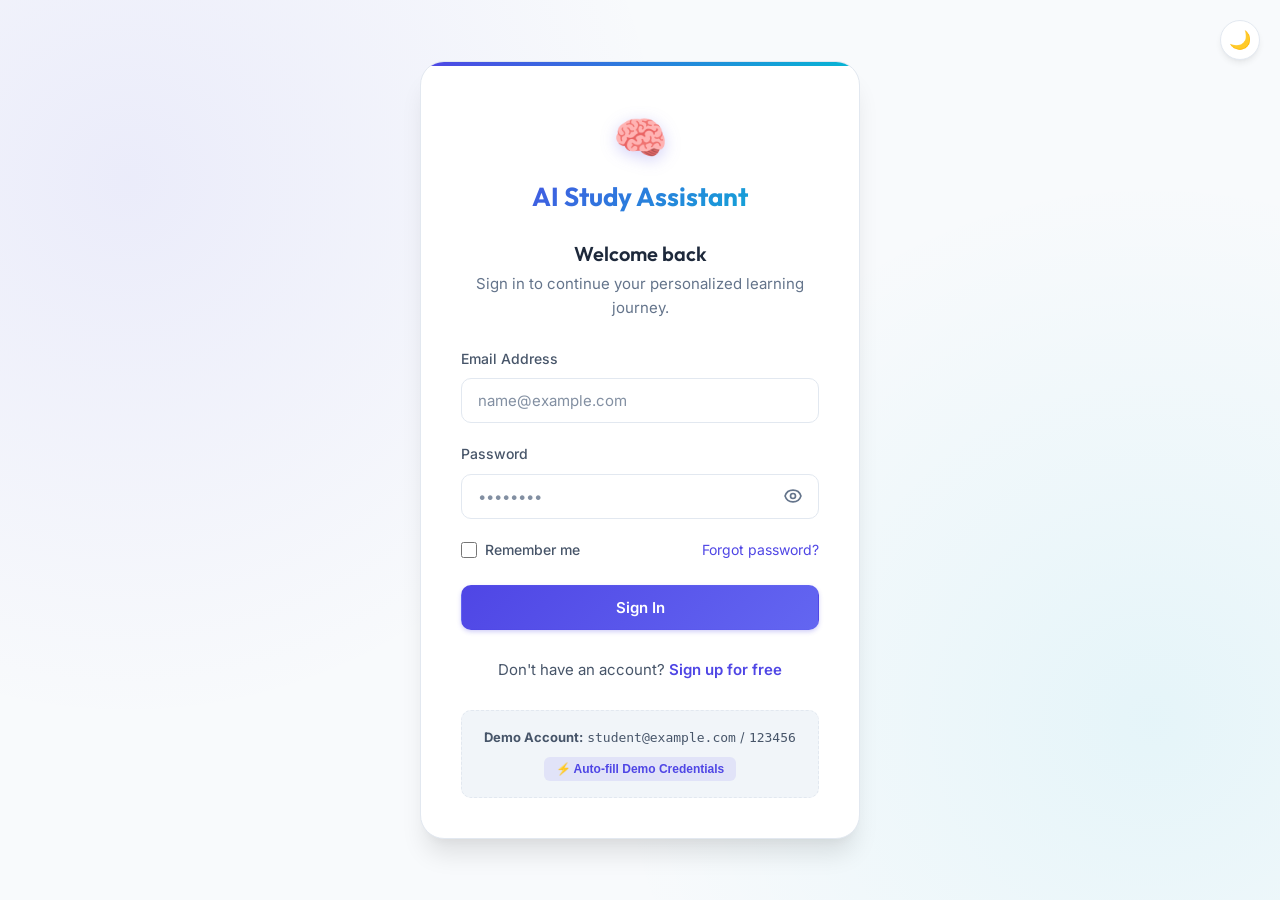
<file: frontend/index.html>
<!DOCTYPE html>
<html lang="en">
<head>
    <meta charset="UTF-8">
    <meta name="viewport" content="width=device-width, initial-scale=1.0">
    <title>Sign In - AI Study Assistant</title>
    <meta name="description" content="AI Study Assistant - Master technical skills, quiz yourself, and interactively learn from documents.">
    <link rel="stylesheet" href="css/style.css">
</head>
<body class="login-body">

    <!-- Fixed Theme Toggle Button -->
    <button id="themeToggleBtn" class="theme-toggle-fixed" aria-label="Toggle Dark Mode" title="Toggle theme">
        <span id="themeIcon">🌙</span>
    </button>

    <div class="login-container">
        <div class="login-card">
            <div class="brand">
                <span class="logo-icon">🧠</span>
                <h2>AI Study Assistant</h2>
            </div>
            
            <div class="welcome-text">
                <h3>Welcome back</h3>
                <p>Sign in to continue your personalized learning journey.</p>
            </div>

            <!-- Error message container -->
            <div id="errorMessage" class="error-message" style="display: none;" role="alert"></div>

            <form id="loginForm" novalidate>
                <div class="form-group">
                    <label for="email">Email Address</label>
                    <input type="email" id="email" placeholder="name@example.com" autocomplete="email" required>
                </div>

                <div class="form-group">
                    <label for="password">Password</label>
                    <div class="password-wrapper">
                        <input type="password" id="password" placeholder="••••••••" autocomplete="current-password" required>
                        <button type="button" id="togglePassword" class="password-toggle-btn" aria-label="Toggle password visibility">
                            <svg id="eyeIcon" xmlns="http://www.w3.org/2000/svg" fill="none" viewBox="0 0 24 24" stroke="currentColor">
                                <path stroke-linecap="round" stroke-linejoin="round" stroke-width="2" d="M15 12a3 3 0 11-6 0 3 3 0 016 0z" />
                                <path stroke-linecap="round" stroke-linejoin="round" stroke-width="2" d="M2.458 12C3.732 7.943 7.523 5 12 5c4.478 0 8.268 2.943 9.542 7-1.274 4.057-5.064 7-9.542 7-4.477 0-8.268-2.943-9.542-7z" />
                            </svg>
                        </button>
                    </div>
                </div>

                <div class="form-options">
                    <label class="checkbox-label" for="remember">
                        <input type="checkbox" id="remember">
                        <span>Remember me</span>
                    </label>
                    <a href="javascript:void(0)" id="forgotPasswordLink" class="forgot-link">Forgot password?</a>
                </div>

                <button type="submit" id="submitLoginBtn" class="btn btn-primary btn-block">Sign In</button>
            </form>

            <div class="signup-prompt">
                <p>Don't have an account? <a href="javascript:void(0)" id="signupLink">Sign up for free</a></p>
            </div>
            
            <div class="demo-notice">
                <div><strong>Demo Account:</strong> <code>student@example.com</code> / <code>123456</code></div>
                <button type="button" id="autoFillDemo" class="demo-fill-btn">⚡ Auto-fill Demo Credentials</button>
            </div>
        </div>
    </div>

    <!-- FORGOT PASSWORD MODAL -->
    <div id="forgotModal" class="modal-backdrop" role="dialog" aria-modal="true" aria-labelledby="forgotTitle">
        <div class="modal-card">
            <div class="modal-header">
                <h3 id="forgotTitle">🔑 Reset Password</h3>
                <button class="modal-close" id="closeForgotModal" aria-label="Close modal">&times;</button>
            </div>
            <div class="modal-body">
                <p style="color: var(--text-secondary); margin-bottom: 1.25rem;">Enter your email address and we'll send you instructions to reset your password.</p>
                <div class="form-group">
                    <label for="resetEmail">Email Address</label>
                    <input type="email" id="resetEmail" placeholder="student@example.com">
                </div>
            </div>
            <div class="modal-footer">
                <button type="button" class="btn btn-secondary" id="cancelForgotModal">Cancel</button>
                <button type="button" class="btn btn-primary" id="sendResetBtn">Send Reset Link</button>
            </div>
        </div>
    </div>

    <!-- SIGN UP MODAL -->
    <div id="signupModal" class="modal-backdrop" role="dialog" aria-modal="true" aria-labelledby="signupTitle">
        <div class="modal-card">
            <div class="modal-header">
                <h3 id="signupTitle">✨ Create Free Account</h3>
                <button class="modal-close" id="closeSignupModal" aria-label="Close modal">&times;</button>
            </div>
            <div class="modal-body">
                <form id="signupForm" novalidate>
                    <div class="form-group">
                        <label for="regName">Full Name</label>
                        <input type="text" id="regName" placeholder="Alex Morgan" required>
                    </div>
                    <div class="form-group">
                        <label for="regEmail">Email Address</label>
                        <input type="email" id="regEmail" placeholder="alex@example.com" required>
                    </div>
                    <div class="form-group">
                        <label for="regPassword">Password (minimum 6 characters)</label>
                        <input type="password" id="regPassword" placeholder="••••••••" required>
                    </div>
                    <button type="submit" class="btn btn-primary btn-block" style="margin-top: 1rem;">Create Account & Sign In</button>
                </form>
            </div>
        </div>
    </div>

    <!-- TOAST CONTAINER -->
    <div id="toastContainer" class="toast-container" aria-live="polite"></div>

    <script src="js/api.js"></script>
    <script src="js/auth.js"></script>
</body>
</html>
</file>
<file: frontend/css/style.css>
@import url('https://fonts.googleapis.com/css2?family=Inter:wght@300;400;500;600;700&family=Outfit:wght@400;500;600;700;800&display=swap');

/* --- CSS VARIABLES & THEME TOKENS --- */
:root {
    /* Color Palette - Light Theme */
    --primary: #4F46E5;
    --primary-hover: #4338CA;
    --primary-light: rgba(79, 70, 229, 0.1);
    --primary-glow: rgba(79, 70, 229, 0.25);
    
    --secondary: #06B6D4;
    --secondary-hover: #0891B2;
    
    --dark: #0F172A;
    --text-primary: #1E293B;
    --text-secondary: #475569;
    --text-muted: #64748B;
    
    --bg: #F8FAFC;
    --bg-secondary: #F1F5F9;
    --card: #FFFFFF;
    --card-hover: #F8FAFC;
    --border: #E2E8F0;
    --border-focus: #818CF8;
    
    --success: #10B981;
    --success-bg: #ECFDF5;
    --warning: #F59E0B;
    --warning-bg: #FFFBEB;
    --danger: #EF4444;
    --danger-bg: #FEF2F2;
    --info: #3B82F6;
    --info-bg: #EFF6FF;
    
    /* Radii & Shadows */
    --radius-sm: 6px;
    --radius-md: 10px;
    --radius-lg: 16px;
    --radius-xl: 24px;
    --radius-full: 9999px;
    
    --shadow-sm: 0 1px 2px 0 rgba(0, 0, 0, 0.05);
    --shadow-md: 0 4px 6px -1px rgba(0, 0, 0, 0.07), 0 2px 4px -2px rgba(0, 0, 0, 0.05);
    --shadow-lg: 0 10px 15px -3px rgba(0, 0, 0, 0.08), 0 4px 6px -4px rgba(0, 0, 0, 0.04);
    --shadow-xl: 0 20px 25px -5px rgba(0, 0, 0, 0.1), 0 8px 10px -6px rgba(0, 0, 0, 0.04);
    --shadow-glow: 0 0 20px rgba(79, 70, 229, 0.35);

    --font-heading: 'Outfit', sans-serif;
    --font-body: 'Inter', system-ui, -apple-system, sans-serif;

    --transition: all 0.25s cubic-bezier(0.4, 0, 0.2, 1);
}

/* Dark Theme Overrides */
[data-theme="dark"] {
    --dark: #F8FAFC;
    --text-primary: #F1F5F9;
    --text-secondary: #CBD5E1;
    --text-muted: #94A3B8;
    
    --bg: #0B0F19;
    --bg-secondary: #131A2A;
    --card: #182234;
    --card-hover: #1E2B42;
    --border: #2A374E;
    --border-focus: #6366F1;
    
    --primary-light: rgba(99, 102, 241, 0.15);
    --primary-glow: rgba(99, 102, 241, 0.4);
    
    --success-bg: rgba(16, 185, 129, 0.15);
    --warning-bg: rgba(245, 158, 11, 0.15);
    --danger-bg: rgba(239, 68, 68, 0.15);
    --info-bg: rgba(59, 130, 246, 0.15);
    
    --shadow-sm: 0 1px 2px 0 rgba(0, 0, 0, 0.3);
    --shadow-md: 0 4px 6px -1px rgba(0, 0, 0, 0.4);
    --shadow-lg: 0 10px 15px -3px rgba(0, 0, 0, 0.5);
    --shadow-xl: 0 20px 25px -5px rgba(0, 0, 0, 0.6);
}

/* --- BASE RESET --- */
*, *::before, *::after {
    margin: 0;
    padding: 0;
    box-sizing: border-box;
}

html {
    scroll-behavior: smooth;
}

body {
    font-family: var(--font-body);
    background-color: var(--bg);
    color: var(--text-primary);
    line-height: 1.6;
    transition: background-color 0.3s ease, color 0.3s ease;
    -webkit-font-smoothing: antialiased;
}

h1, h2, h3, h4, h5, h6 {
    font-family: var(--font-heading);
    color: var(--text-primary);
    font-weight: 600;
    line-height: 1.25;
}

a {
    color: var(--primary);
    text-decoration: none;
    transition: var(--transition);
}

a:hover {
    color: var(--primary-hover);
}

/* --- BUTTONS --- */
.btn {
    display: inline-flex;
    align-items: center;
    justify-content: center;
    gap: 0.5rem;
    padding: 0.75rem 1.5rem;
    font-family: var(--font-body);
    font-weight: 600;
    font-size: 0.9375rem;
    border-radius: var(--radius-md);
    border: 1px solid transparent;
    cursor: pointer;
    transition: var(--transition);
    text-align: center;
    white-space: nowrap;
}

.btn-primary {
    background: linear-gradient(135deg, var(--primary), #6366F1);
    color: #FFFFFF;
    box-shadow: 0 2px 4px var(--primary-glow);
}

.btn-primary:hover {
    background: linear-gradient(135deg, var(--primary-hover), #4F46E5);
    box-shadow: 0 4px 12px var(--primary-glow);
    transform: translateY(-1px);
}

.btn-primary:active {
    transform: translateY(0);
}

.btn-secondary {
    background-color: var(--bg-secondary);
    color: var(--text-primary);
    border-color: var(--border);
}

.btn-secondary:hover {
    background-color: var(--border);
    color: var(--dark);
}

.btn-outline {
    background-color: transparent;
    border-color: var(--primary);
    color: var(--primary);
}

.btn-outline:hover {
    background-color: var(--primary-light);
}

.btn-danger {
    background-color: var(--danger);
    color: #FFFFFF;
}

.btn-danger:hover {
    background-color: #DC2626;
}

.btn-block {
    width: 100%;
}

.btn-sm {
    padding: 0.4rem 0.8rem;
    font-size: 0.8125rem;
    border-radius: var(--radius-sm);
}

.btn-text {
    background: none;
    border: none;
    color: var(--text-muted);
    cursor: pointer;
    font-size: 0.875rem;
    font-weight: 500;
    padding: 0.25rem 0.5rem;
    border-radius: var(--radius-sm);
    transition: var(--transition);
}

.btn-text:hover {
    color: var(--primary);
    background-color: var(--primary-light);
}

/* --- FORMS & INPUTS --- */
.form-group {
    margin-bottom: 1.25rem;
    text-align: left;
}

label {
    display: block;
    font-size: 0.875rem;
    font-weight: 500;
    color: var(--text-secondary);
    margin-bottom: 0.5rem;
}

input[type="email"],
input[type="password"],
input[type="text"],
input[type="number"],
select,
textarea {
    width: 100%;
    padding: 0.75rem 1rem;
    border: 1.5px solid var(--border);
    border-radius: var(--radius-md);
    background-color: var(--card);
    color: var(--text-primary);
    font-family: var(--font-body);
    font-size: 0.9375rem;
    outline: none;
    transition: var(--transition);
}

input:focus,
select:focus,
textarea:focus {
    border-color: var(--border-focus);
    box-shadow: 0 0 0 4px var(--primary-light);
}

input::placeholder,
textarea::placeholder {
    color: var(--text-muted);
    opacity: 0.8;
}

.password-wrapper {
    position: relative;
    display: flex;
    align-items: center;
}

.password-wrapper input {
    padding-right: 3rem;
}

.password-toggle-btn {
    position: absolute;
    right: 0.75rem;
    background: none;
    border: none;
    color: var(--text-muted);
    cursor: pointer;
    display: flex;
    align-items: center;
    justify-content: center;
    padding: 0.25rem;
    border-radius: var(--radius-sm);
    transition: var(--transition);
}

.password-toggle-btn:hover {
    color: var(--primary);
}

.password-toggle-btn svg {
    width: 20px;
    height: 20px;
}

.form-options {
    display: flex;
    justify-content: space-between;
    align-items: center;
    margin-bottom: 1.5rem;
    font-size: 0.875rem;
}

.checkbox-label {
    display: flex;
    align-items: center;
    gap: 0.5rem;
    margin-bottom: 0;
    cursor: pointer;
    user-select: none;
    color: var(--text-secondary);
    font-size: 0.875rem;
}

.checkbox-label input[type="checkbox"] {
    accent-color: var(--primary);
    width: 16px;
    height: 16px;
    cursor: pointer;
}

/* --- NOTIFICATIONS / TOASTS --- */
.toast-container {
    position: fixed;
    bottom: 24px;
    right: 24px;
    z-index: 10000;
    display: flex;
    flex-direction: column;
    gap: 10px;
    pointer-events: none;
}

.toast {
    background: var(--card);
    color: var(--text-primary);
    border: 1px solid var(--border);
    box-shadow: var(--shadow-xl);
    padding: 1rem 1.25rem;
    border-radius: var(--radius-md);
    display: flex;
    align-items: center;
    gap: 0.75rem;
    font-size: 0.875rem;
    min-width: 280px;
    max-width: 420px;
    pointer-events: auto;
    animation: toastSlideIn 0.3s cubic-bezier(0.16, 1, 0.3, 1) forwards;
    transition: transform 0.2s ease, opacity 0.2s ease;
}

.toast.toast-success {
    border-left: 4px solid var(--success);
}

.toast.toast-error {
    border-left: 4px solid var(--danger);
}

.toast.toast-info {
    border-left: 4px solid var(--info);
}

@keyframes toastSlideIn {
    from {
        opacity: 0;
        transform: translateY(20px) scale(0.95);
    }
    to {
        opacity: 1;
        transform: translateY(0) scale(1);
    }
}

/* --- MODALS --- */
.modal-backdrop {
    position: fixed;
    top: 0;
    left: 0;
    width: 100vw;
    height: 100vh;
    background: rgba(15, 23, 42, 0.65);
    backdrop-filter: blur(6px);
    z-index: 1000;
    display: none;
    align-items: center;
    justify-content: center;
    padding: 1.5rem;
    animation: fadeIn 0.2s ease;
}

.modal-backdrop.active {
    display: flex;
}

.modal-card {
    background: var(--card);
    border: 1px solid var(--border);
    border-radius: var(--radius-lg);
    box-shadow: var(--shadow-xl);
    width: 100%;
    max-width: 560px;
    max-height: 90vh;
    display: flex;
    flex-direction: column;
    overflow: hidden;
    animation: modalPop 0.25s cubic-bezier(0.16, 1, 0.3, 1);
}

.modal-card.modal-lg {
    max-width: 820px;
}

.modal-header {
    padding: 1.25rem 1.5rem;
    border-bottom: 1px solid var(--border);
    display: flex;
    justify-content: space-between;
    align-items: center;
}

.modal-header h3 {
    font-size: 1.25rem;
    display: flex;
    align-items: center;
    gap: 0.5rem;
}

.modal-close {
    background: none;
    border: none;
    font-size: 1.25rem;
    color: var(--text-muted);
    cursor: pointer;
    width: 32px;
    height: 32px;
    display: flex;
    align-items: center;
    justify-content: center;
    border-radius: var(--radius-sm);
    transition: var(--transition);
}

.modal-close:hover {
    color: var(--text-primary);
    background-color: var(--bg-secondary);
}

.modal-body {
    padding: 1.5rem;
    overflow-y: auto;
}

.modal-footer {
    padding: 1rem 1.5rem;
    border-top: 1px solid var(--border);
    display: flex;
    justify-content: flex-end;
    gap: 0.75rem;
    background: var(--bg-secondary);
}

@keyframes fadeIn {
    from { opacity: 0; }
    to { opacity: 1; }
}

@keyframes modalPop {
    from {
        opacity: 0;
        transform: scale(0.95) translateY(10px);
    }
    to {
        opacity: 1;
        transform: scale(1) translateY(0);
    }
}

/* --- LOGIN PAGE STYLING --- */
.login-body {
    display: flex;
    justify-content: center;
    align-items: center;
    min-height: 100vh;
    padding: 1.5rem;
    background: radial-gradient(circle at 10% 20%, rgba(79, 70, 229, 0.08) 0%, transparent 40%),
                radial-gradient(circle at 90% 80%, rgba(6, 182, 212, 0.08) 0%, transparent 40%),
                var(--bg);
}

.login-container {
    width: 100%;
    max-width: 440px;
}

.login-card {
    background-color: var(--card);
    border: 1px solid var(--border);
    border-radius: var(--radius-xl);
    padding: 2.5rem;
    box-shadow: var(--shadow-xl);
    position: relative;
    overflow: hidden;
}

.login-card::before {
    content: "";
    position: absolute;
    top: 0;
    left: 0;
    right: 0;
    height: 4px;
    background: linear-gradient(90deg, var(--primary), var(--secondary));
}

.brand {
    text-align: center;
    margin-bottom: 1.75rem;
}

.brand .logo-icon {
    font-size: 2.75rem;
    display: inline-block;
    filter: drop-shadow(0 4px 8px var(--primary-glow));
    margin-bottom: 0.5rem;
    animation: bounceSlow 3s infinite ease-in-out;
}

@keyframes bounceSlow {
    0%, 100% { transform: translateY(0); }
    50% { transform: translateY(-6px); }
}

.brand h2 {
    font-size: 1.625rem;
    font-weight: 700;
    background: linear-gradient(135deg, var(--primary), var(--secondary));
    -webkit-background-clip: text;
    -webkit-text-fill-color: transparent;
}

.welcome-text {
    margin-bottom: 1.75rem;
    text-align: center;
}

.welcome-text h3 {
    font-size: 1.25rem;
    margin-bottom: 0.35rem;
}

.welcome-text p {
    color: var(--text-muted);
    font-size: 0.9375rem;
}

.error-message {
    background-color: var(--danger-bg);
    color: var(--danger);
    padding: 0.875rem 1rem;
    border-radius: var(--radius-md);
    font-size: 0.875rem;
    margin-bottom: 1.25rem;
    display: flex;
    align-items: center;
    gap: 0.5rem;
    border: 1px solid rgba(239, 68, 68, 0.3);
    animation: shake 0.35s ease;
}

@keyframes shake {
    0%, 100% { transform: translateX(0); }
    20%, 60% { transform: translateX(-4px); }
    40%, 80% { transform: translateX(4px); }
}

.signup-prompt {
    text-align: center;
    margin-top: 1.75rem;
    font-size: 0.9375rem;
    color: var(--text-secondary);
}

.signup-prompt a {
    font-weight: 600;
}

.demo-notice {
    margin-top: 1.75rem;
    padding: 1rem;
    background: var(--bg-secondary);
    border: 1px dashed var(--border);
    border-radius: var(--radius-md);
    text-align: center;
    font-size: 0.8125rem;
    color: var(--text-secondary);
}

.demo-fill-btn {
    margin-top: 0.5rem;
    display: inline-block;
    padding: 0.3rem 0.75rem;
    font-size: 0.75rem;
    background: var(--primary-light);
    color: var(--primary);
    border-radius: var(--radius-sm);
    font-weight: 600;
    cursor: pointer;
    border: none;
    transition: var(--transition);
}

.demo-fill-btn:hover {
    background: var(--primary);
    color: #FFFFFF;
}

.theme-toggle-fixed {
    position: fixed;
    top: 20px;
    right: 20px;
    background: var(--card);
    border: 1px solid var(--border);
    box-shadow: var(--shadow-md);
    width: 40px;
    height: 40px;
    border-radius: 50%;
    display: flex;
    align-items: center;
    justify-content: center;
    cursor: pointer;
    color: var(--text-primary);
    transition: var(--transition);
    font-size: 1.125rem;
    z-index: 100;
}

.theme-toggle-fixed:hover {
    transform: rotate(15deg) scale(1.08);
}

/* Accessibility and small-screen polish for the authentication screens. */
:where(button, a, input):focus-visible {
    outline: 3px solid var(--primary, #6366f1);
    outline-offset: 3px;
}

.error-message { overflow-wrap: anywhere; }

@media (max-width: 480px) {
    .login-container { padding: 1rem; }
    .login-card { width: 100%; padding: 1.25rem; }
    .modal-backdrop { padding: .5rem; }
    .modal-card { max-width: 100%; max-height: calc(100dvh - 1rem); overflow-y: auto; }
}

@media (prefers-reduced-motion: reduce) {
    *, *::before, *::after {
        scroll-behavior: auto !important;
        animation-duration: .01ms !important;
        animation-iteration-count: 1 !important;
        transition-duration: .01ms !important;
    }
}
</file>
<file: frontend/css/dashboard.css>
/* ==========================================================================
   AI STUDY ASSISTANT - DASHBOARD STYLESHEET
   ========================================================================== */

/* --- LAYOUT WRAPPER --- */
.dashboard-body {
    display: flex;
    min-height: 100vh;
    background-color: var(--bg);
    color: var(--text-primary);
    overflow-x: hidden;
}

/* --- SIDEBAR BACKDROP OVERLAY (MOBILE) --- */
.sidebar-overlay {
    position: fixed;
    top: 0;
    left: 0;
    width: 100vw;
    height: 100vh;
    background: rgba(15, 23, 42, 0.5);
    backdrop-filter: blur(4px);
    z-index: 190;
    opacity: 0;
    visibility: hidden;
    transition: opacity 0.3s ease, visibility 0.3s ease;
}

.sidebar-overlay.active {
    opacity: 1;
    visibility: visible;
}

/* --- SIDEBAR --- */
.sidebar {
    width: 260px;
    background-color: var(--card);
    border-right: 1px solid var(--border);
    display: flex;
    flex-direction: column;
    position: fixed;
    height: 100vh;
    left: 0;
    top: 0;
    transition: transform 0.3s cubic-bezier(0.16, 1, 0.3, 1);
    z-index: 200;
}

.sidebar-header {
    padding: 1.25rem 1.5rem;
    display: flex;
    align-items: center;
    justify-content: space-between;
    border-bottom: 1px solid var(--border);
}

.brand-side {
    display: flex;
    align-items: center;
    gap: 0.75rem;
}

.brand-side .logo-icon {
    font-size: 1.75rem;
}

.brand-side h2 {
    font-size: 1.25rem;
    font-weight: 700;
    background: linear-gradient(135deg, var(--primary), var(--secondary));
    -webkit-background-clip: text;
    -webkit-text-fill-color: transparent;
}

.sidebar-close-btn {
    display: none;
    background: none;
    border: none;
    font-size: 1.5rem;
    color: var(--text-muted);
    cursor: pointer;
    padding: 0.25rem;
    border-radius: var(--radius-sm);
}

.sidebar-close-btn:hover {
    color: var(--text-primary);
    background-color: var(--bg-secondary);
}

.nav-links {
    list-style: none;
    padding: 1.25rem 0.875rem;
    flex: 1;
    overflow-y: auto;
}

.nav-links li {
    margin-bottom: 0.35rem;
}

.nav-links .nav-link {
    display: flex;
    align-items: center;
    gap: 0.875rem;
    padding: 0.75rem 1rem;
    color: var(--text-secondary);
    border-radius: var(--radius-md);
    font-weight: 500;
    font-size: 0.9375rem;
    transition: var(--transition);
}

.nav-links .nav-link .nav-icon {
    font-size: 1.15rem;
}

.nav-links .nav-link:hover {
    background-color: var(--primary-light);
    color: var(--primary);
    transform: translateX(3px);
}

.nav-links .nav-link.active {
    background: linear-gradient(135deg, var(--primary), #6366F1);
    color: #FFFFFF;
    box-shadow: 0 4px 10px var(--primary-glow);
    font-weight: 600;
}

.sidebar-footer {
    padding: 1.25rem;
    border-top: 1px solid var(--border);
    display: flex;
    flex-direction: column;
    gap: 0.875rem;
    background-color: var(--bg-secondary);
}

.user-quick-info {
    display: flex;
    align-items: center;
    gap: 0.75rem;
}

.avatar {
    width: 40px;
    height: 40px;
    background: linear-gradient(135deg, var(--primary), var(--secondary));
    color: #FFFFFF;
    border-radius: 50%;
    display: flex;
    align-items: center;
    justify-content: center;
    font-weight: 700;
    font-size: 1rem;
    box-shadow: var(--shadow-sm);
    flex-shrink: 0;
}

.avatar-sm {
    width: 34px;
    height: 34px;
    font-size: 0.875rem;
}

.avatar-lg {
    width: 48px;
    height: 48px;
    font-size: 1.25rem;
}

.user-meta {
    display: flex;
    flex-direction: column;
    min-width: 0;
}

.user-name {
    font-size: 0.875rem;
    font-weight: 600;
    color: var(--text-primary);
    white-space: nowrap;
    overflow: hidden;
    text-overflow: ellipsis;
}

.user-status {
    font-size: 0.75rem;
    color: var(--success);
}

.logout-link {
    display: flex;
    align-items: center;
    gap: 0.5rem;
    color: var(--danger);
    font-size: 0.875rem;
    font-weight: 500;
    padding: 0.4rem 0.5rem;
    border-radius: var(--radius-sm);
    transition: var(--transition);
}

.logout-link:hover {
    background-color: var(--danger-bg);
    color: var(--danger);
}

/* --- MAIN WRAPPER & TOP NAV --- */
.main-wrapper {
    flex: 1;
    margin-left: 260px;
    display: flex;
    flex-direction: column;
    min-width: 0;
}

.top-nav {
    background-color: var(--card);
    height: 72px;
    padding: 0 2rem;
    display: flex;
    justify-content: space-between;
    align-items: center;
    border-bottom: 1px solid var(--border);
    position: sticky;
    top: 0;
    z-index: 100;
    backdrop-filter: blur(8px);
}

.nav-left {
    display: flex;
    align-items: center;
    gap: 1rem;
    flex: 1;
    max-width: 460px;
}

.menu-toggle {
    display: none;
    font-size: 1.25rem;
    background: var(--bg-secondary);
    border: 1px solid var(--border);
    color: var(--text-primary);
    border-radius: var(--radius-md);
    width: 40px;
    height: 40px;
    align-items: center;
    justify-content: center;
    cursor: pointer;
    transition: var(--transition);
}

.menu-toggle:hover {
    background-color: var(--primary-light);
    color: var(--primary);
}

.search-bar {
    position: relative;
    display: flex;
    align-items: center;
    width: 100%;
}

.search-bar .search-icon {
    position: absolute;
    left: 1rem;
    color: var(--text-muted);
    pointer-events: none;
    font-size: 0.875rem;
}

.search-bar input {
    width: 100%;
    padding: 0.65rem 2.5rem 0.65rem 2.6rem;
    border-radius: var(--radius-full);
    border: 1px solid var(--border);
    background-color: var(--bg-secondary);
    font-size: 0.875rem;
    transition: var(--transition);
}

.search-bar input:focus {
    background-color: var(--card);
    border-color: var(--border-focus);
    box-shadow: 0 0 0 3px var(--primary-light);
}

.search-clear-btn {
    position: absolute;
    right: 0.75rem;
    background: none;
    border: none;
    font-size: 1.15rem;
    color: var(--text-muted);
    cursor: pointer;
    padding: 0.2rem 0.4rem;
}

.nav-right {
    display: flex;
    align-items: center;
    gap: 1rem;
}

.nav-icon-btn {
    position: relative;
    background: var(--bg-secondary);
    border: 1px solid var(--border);
    color: var(--text-primary);
    width: 40px;
    height: 40px;
    border-radius: 50%;
    display: flex;
    align-items: center;
    justify-content: center;
    cursor: pointer;
    font-size: 1.125rem;
    transition: var(--transition);
}

.nav-icon-btn:hover {
    background-color: var(--primary-light);
    border-color: var(--primary);
    transform: scale(1.05);
}

.badge-dot {
    position: absolute;
    top: -4px;
    right: -4px;
    background-color: var(--danger);
    color: #FFFFFF;
    font-size: 0.6875rem;
    font-weight: 700;
    min-width: 18px;
    height: 18px;
    border-radius: 9px;
    display: flex;
    align-items: center;
    justify-content: center;
    padding: 0 4px;
    border: 2px solid var(--card);
}

/* --- DROPDOWNS --- */
.dropdown-wrapper {
    position: relative;
}

.dropdown-menu {
    position: absolute;
    top: calc(100% + 12px);
    right: 0;
    background: var(--card);
    border: 1px solid var(--border);
    border-radius: var(--radius-lg);
    box-shadow: var(--shadow-xl);
    z-index: 1000;
    display: none;
    animation: dropdownFade 0.2s cubic-bezier(0.16, 1, 0.3, 1);
}

.dropdown-menu.active {
    display: block;
}

@keyframes dropdownFade {
    from { opacity: 0; transform: translateY(-8px) scale(0.98); }
    to { opacity: 1; transform: translateY(0) scale(1); }
}

.notification-menu {
    width: 320px;
    max-height: 420px;
    display: none;
    flex-direction: column;
}

.notification-menu.active {
    display: flex;
}

.dropdown-header {
    padding: 1rem 1.25rem;
    border-bottom: 1px solid var(--border);
    display: flex;
    justify-content: space-between;
    align-items: center;
}

.dropdown-header h4 {
    font-size: 0.9375rem;
}

.notification-list {
    list-style: none;
    overflow-y: auto;
    max-height: 320px;
}

.notification-list li {
    padding: 0.875rem 1.25rem;
    border-bottom: 1px solid var(--border);
    display: flex;
    gap: 0.75rem;
    transition: var(--transition);
    cursor: pointer;
}

.notification-list li:hover {
    background-color: var(--bg-secondary);
}

.notification-list li.unread {
    background-color: var(--primary-light);
}

.notif-icon {
    font-size: 1.25rem;
    flex-shrink: 0;
}

.notif-body p {
    font-size: 0.8125rem;
    color: var(--text-primary);
    line-height: 1.4;
    margin-bottom: 0.25rem;
}

.notif-time {
    font-size: 0.75rem;
    color: var(--text-muted);
}

.profile-menu-btn {
    display: flex;
    align-items: center;
    gap: 0.65rem;
    background: none;
    border: none;
    padding: 0.35rem 0.65rem;
    border-radius: var(--radius-full);
    cursor: pointer;
    transition: var(--transition);
}

.profile-menu-btn:hover {
    background-color: var(--bg-secondary);
}

.profile-name {
    font-size: 0.9375rem;
    font-weight: 600;
    color: var(--text-primary);
}

.profile-dropdown {
    width: 240px;
    padding: 0.75rem;
}

.profile-card-header {
    display: flex;
    align-items: center;
    gap: 0.75rem;
    padding: 0.5rem;
}

.profile-details {
    display: flex;
    flex-direction: column;
    min-width: 0;
}

.profile-details strong {
    font-size: 0.9375rem;
    color: var(--text-primary);
    white-space: nowrap;
    overflow: hidden;
    text-overflow: ellipsis;
}

.profile-details span {
    font-size: 0.75rem;
    color: var(--text-muted);
    white-space: nowrap;
    overflow: hidden;
    text-overflow: ellipsis;
}

.dropdown-divider {
    height: 1px;
    background-color: var(--border);
    margin: 0.5rem 0;
}

.dropdown-links {
    list-style: none;
}

.dropdown-links a {
    display: flex;
    align-items: center;
    gap: 0.65rem;
    padding: 0.6rem 0.75rem;
    border-radius: var(--radius-sm);
    color: var(--text-secondary);
    font-size: 0.875rem;
    font-weight: 500;
}

.dropdown-links a:hover {
    background-color: var(--primary-light);
    color: var(--primary);
}

.dropdown-footer {
    padding-top: 0.25rem;
}

/* --- DASHBOARD GRID --- */
.dashboard-content {
    padding: 2rem;
    display: grid;
    grid-template-columns: 1fr 340px;
    gap: 2rem;
    max-width: 1400px;
    width: 100%;
}

.content-main {
    display: flex;
    flex-direction: column;
    gap: 2rem;
    min-width: 0;
}

/* --- WELCOME BANNER --- */
.welcome-section {
    background: linear-gradient(135deg, rgba(79, 70, 229, 0.08) 0%, rgba(6, 182, 212, 0.08) 100%), var(--card);
    border: 1px solid var(--border);
    border-radius: var(--radius-lg);
    padding: 1.75rem 2rem;
    display: flex;
    justify-content: space-between;
    align-items: center;
    flex-wrap: wrap;
    gap: 1rem;
    box-shadow: var(--shadow-sm);
}

.welcome-text-content h1 {
    font-size: 1.625rem;
    margin-bottom: 0.25rem;
}

.welcome-text-content p {
    color: var(--text-muted);
    font-size: 0.9375rem;
}

.quick-action-pill {
    background: var(--card);
    border: 1px solid var(--border);
    box-shadow: var(--shadow-sm);
    padding: 0.5rem 1rem;
    border-radius: var(--radius-full);
    font-size: 0.875rem;
    color: var(--text-primary);
}

/* --- STATS GRID --- */
.stats-grid {
    display: grid;
    grid-template-columns: repeat(auto-fit, minmax(170px, 1fr));
    gap: 1.25rem;
}

.stat-card {
    background-color: var(--card);
    border: 1px solid var(--border);
    padding: 1.35rem;
    border-radius: var(--radius-lg);
    box-shadow: var(--shadow-sm);
    display: flex;
    align-items: flex-start;
    gap: 1rem;
    transition: var(--transition);
}

.stat-card:hover {
    transform: translateY(-3px);
    box-shadow: var(--shadow-md);
    border-color: var(--border-focus);
}

.stat-icon {
    width: 44px;
    height: 44px;
    border-radius: var(--radius-md);
    display: flex;
    align-items: center;
    justify-content: center;
    font-size: 1.25rem;
    flex-shrink: 0;
}

.stat-purple { background: rgba(79, 70, 229, 0.12); color: #4F46E5; }
.stat-blue   { background: rgba(6, 182, 212, 0.12); color: #06B6D4; }
.stat-green  { background: rgba(16, 185, 129, 0.12); color: #10B981; }
.stat-orange { background: rgba(245, 158, 11, 0.12); color: #F59E0B; }

.stat-info {
    display: flex;
    flex-direction: column;
}

.stat-info h4 {
    color: var(--text-muted);
    font-size: 0.8125rem;
    font-weight: 500;
    margin-bottom: 0.25rem;
}

.stat-info .value {
    font-size: 1.5rem;
    font-weight: 700;
    color: var(--text-primary);
    line-height: 1.1;
    margin-bottom: 0.35rem;
}

.stat-trend {
    font-size: 0.75rem;
    color: var(--text-muted);
    font-weight: 500;
}

.stat-trend.positive {
    color: var(--success);
}

/* --- SECTION CARDS --- */
.section-card {
    background-color: var(--card);
    border: 1px solid var(--border);
    padding: 1.75rem;
    border-radius: var(--radius-lg);
    box-shadow: var(--shadow-sm);
}

.section-header-flex {
    display: flex;
    justify-content: space-between;
    align-items: flex-start;
    flex-wrap: wrap;
    gap: 1rem;
    margin-bottom: 1.5rem;
}

.tag-badge {
    display: inline-block;
    background: var(--primary-light);
    color: var(--primary);
    font-size: 0.75rem;
    font-weight: 700;
    text-transform: uppercase;
    letter-spacing: 0.5px;
    padding: 0.2rem 0.6rem;
    border-radius: var(--radius-sm);
    margin-bottom: 0.5rem;
}

.section-card h3 {
    font-size: 1.35rem;
    margin-bottom: 0.35rem;
}

.section-card p {
    color: var(--text-muted);
    font-size: 0.9375rem;
}

/* Progress Bars (Section 1) */
.progress-list {
    display: flex;
    flex-direction: column;
    gap: 1.15rem;
}

.progress-item {
    display: flex;
    flex-direction: column;
    gap: 0.45rem;
    padding: 0.75rem;
    border-radius: var(--radius-md);
    background-color: var(--bg-secondary);
    transition: var(--transition);
}

.progress-item:hover {
    background-color: var(--primary-light);
}

.progress-label {
    display: flex;
    justify-content: space-between;
    font-size: 0.875rem;
    font-weight: 600;
    color: var(--text-primary);
}

.progress-track {
    height: 8px;
    background-color: var(--border);
    border-radius: var(--radius-full);
    overflow: hidden;
}

.progress-fill {
    height: 100%;
    border-radius: var(--radius-full);
    transition: width 0.5s ease;
}

/* PDF Feature Cards (Section 2) */
.pdf-feature-grid {
    display: grid;
    grid-template-columns: repeat(auto-fit, minmax(200px, 1fr));
    gap: 1rem;
    margin-bottom: 1.5rem;
}

.pdf-feature-box {
    background: var(--bg-secondary);
    border: 1px solid var(--border);
    border-radius: var(--radius-md);
    padding: 1.25rem;
    transition: var(--transition);
}

.pdf-feature-box:hover {
    border-color: var(--primary);
    transform: translateY(-2px);
}

.pdf-feature-box .feature-icon {
    font-size: 1.5rem;
    margin-bottom: 0.5rem;
}

.pdf-feature-box h4 {
    font-size: 0.9375rem;
    margin-bottom: 0.35rem;
}

.pdf-feature-box p {
    font-size: 0.8125rem;
    color: var(--text-muted);
}

.recent-docs-bar {
    display: flex;
    align-items: center;
    flex-wrap: wrap;
    gap: 0.75rem;
    padding-top: 1rem;
    border-top: 1px solid var(--border);
}

.docs-label {
    font-size: 0.8125rem;
    font-weight: 600;
    color: var(--text-secondary);
}

.doc-chips {
    display: flex;
    flex-wrap: wrap;
    gap: 0.5rem;
}

.doc-chip {
    background: var(--bg-secondary);
    border: 1px solid var(--border);
    color: var(--text-primary);
    font-size: 0.8125rem;
    padding: 0.35rem 0.75rem;
    border-radius: var(--radius-full);
    cursor: pointer;
    transition: var(--transition);
}

.doc-chip:hover, .doc-chip.active {
    background: var(--primary-light);
    border-color: var(--primary);
    color: var(--primary);
    font-weight: 600;
}

/* Quizzes (Section 3) */
.quiz-grid {
    display: grid;
    grid-template-columns: repeat(auto-fit, minmax(220px, 1fr));
    gap: 1.25rem;
}

.quiz-card {
    border: 1px solid var(--border);
    background: var(--bg-secondary);
    border-radius: var(--radius-lg);
    padding: 1.35rem;
    display: flex;
    flex-direction: column;
    transition: var(--transition);
}

.quiz-card:hover {
    border-color: var(--primary);
    transform: translateY(-3px);
    box-shadow: var(--shadow-md);
}

.quiz-card-top {
    display: flex;
    justify-content: space-between;
    align-items: center;
    margin-bottom: 0.75rem;
}

.quiz-icon {
    font-size: 1.5rem;
}

.badge {
    padding: 0.25rem 0.6rem;
    border-radius: var(--radius-sm);
    font-size: 0.75rem;
    font-weight: 700;
    display: inline-block;
}

.badge-easy   { background: var(--success-bg); color: var(--success); }
.badge-medium { background: var(--warning-bg); color: var(--warning); }
.badge-hard   { background: var(--danger-bg);  color: var(--danger); }

.quiz-card h4 {
    font-size: 1.05rem;
    margin-bottom: 0.35rem;
}

.quiz-desc {
    font-size: 0.8125rem;
    color: var(--text-muted);
    margin-bottom: 1rem;
    flex: 1;
}

.quiz-meta {
    display: flex;
    justify-content: space-between;
    font-size: 0.75rem;
    color: var(--text-secondary);
    margin-bottom: 1rem;
    padding-top: 0.75rem;
    border-top: 1px solid var(--border);
}

/* --- ASIDE BAR (RIGHT COLUMN) --- */
.content-aside {
    display: flex;
    flex-direction: column;
    gap: 1.5rem;
}

.aside-card {
    padding: 1.35rem;
}

.aside-card .section-header {
    margin-bottom: 1.15rem;
}

.aside-card h3 {
    font-size: 1.125rem;
}

.aside-card p {
    font-size: 0.8125rem;
}

.activity-list {
    list-style: none;
    display: flex;
    flex-direction: column;
    gap: 0.75rem;
}

.activity-list li {
    display: flex;
    justify-content: space-between;
    align-items: center;
    padding: 0.65rem 0.75rem;
    background: var(--bg-secondary);
    border-radius: var(--radius-md);
    font-size: 0.8125rem;
}

.activity-list li.success strong { color: var(--success); }
.activity-list li.info strong { color: var(--primary); }

.act-details {
    display: flex;
    flex-direction: column;
}

.act-details strong {
    font-size: 0.8125rem;
}

.act-details span {
    color: var(--text-muted);
    font-size: 0.75rem;
}

.act-time {
    font-size: 0.6875rem;
    color: var(--text-muted);
    flex-shrink: 0;
}

.current-topics {
    display: flex;
    flex-direction: column;
    gap: 1rem;
}

.current-topics .topic {
    display: flex;
    flex-direction: column;
    gap: 0.35rem;
}

.topic h5 {
    display: flex;
    justify-content: space-between;
    font-size: 0.8125rem;
}

.topic-sub {
    font-size: 0.75rem;
    color: var(--text-muted);
}

.checklist-items {
    display: flex;
    flex-direction: column;
    gap: 0.65rem;
}

.check-task {
    padding: 0.5rem 0.65rem;
    border-radius: var(--radius-sm);
    background: var(--bg-secondary);
    font-size: 0.8125rem;
    transition: var(--transition);
}

.check-task:hover {
    background: var(--primary-light);
}

/* --- QUIZ MODAL STYLES --- */
.quiz-header-info {
    display: flex;
    align-items: center;
    gap: 1rem;
}

.quiz-timer-pill {
    background: var(--primary-light);
    color: var(--primary);
    font-weight: 700;
    font-size: 0.8125rem;
    padding: 0.25rem 0.65rem;
    border-radius: var(--radius-full);
}

.quiz-meta-bar {
    display: flex;
    justify-content: space-between;
    align-items: center;
    font-size: 0.875rem;
    font-weight: 600;
    color: var(--text-secondary);
    margin-bottom: 0.5rem;
}

.quiz-progress-bar {
    height: 6px;
    background: var(--bg-secondary);
    border-radius: var(--radius-full);
    overflow: hidden;
    margin-bottom: 1.5rem;
}

.quiz-progress-fill {
    height: 100%;
    background: var(--primary);
    border-radius: var(--radius-full);
    transition: width 0.3s ease;
}

.quiz-question-text {
    font-size: 1.2rem;
    line-height: 1.4;
    margin-bottom: 1.25rem;
}

.quiz-options-container {
    display: flex;
    flex-direction: column;
    gap: 0.75rem;
    margin-bottom: 1.25rem;
}

.quiz-option-btn {
    width: 100%;
    padding: 0.875rem 1.15rem;
    background: var(--bg-secondary);
    border: 2px solid var(--border);
    border-radius: var(--radius-md);
    color: var(--text-primary);
    font-family: var(--font-body);
    font-size: 0.9375rem;
    text-align: left;
    cursor: pointer;
    display: flex;
    align-items: center;
    gap: 0.75rem;
    transition: var(--transition);
}

.quiz-option-btn:hover:not(:disabled) {
    border-color: var(--primary);
    background-color: var(--primary-light);
}

.quiz-option-btn.selected {
    border-color: var(--primary);
    background-color: var(--primary-light);
}

.quiz-option-btn.correct {
    border-color: var(--success) !important;
    background-color: var(--success-bg) !important;
    color: var(--success) !important;
    font-weight: 600;
}

.quiz-option-btn.incorrect {
    border-color: var(--danger) !important;
    background-color: var(--danger-bg) !important;
    color: var(--danger) !important;
}

.quiz-feedback-box {
    padding: 1rem;
    border-radius: var(--radius-md);
    font-size: 0.875rem;
    margin-top: 1rem;
    animation: fadeIn 0.25s ease;
}

.quiz-results-container {
    text-align: center;
    padding: 1.5rem 0;
    display: flex;
    flex-direction: column;
    align-items: center;
}

.results-score-circle {
    width: 130px;
    height: 130px;
    border-radius: 50%;
    background: linear-gradient(135deg, var(--primary), var(--secondary));
    color: #FFFFFF;
    display: flex;
    flex-direction: column;
    align-items: center;
    justify-content: center;
    margin-bottom: 1.25rem;
    box-shadow: var(--shadow-glow);
}

.results-score-circle .score-number {
    font-size: 2rem;
    font-weight: 800;
    line-height: 1;
}

.results-score-circle .score-label {
    font-size: 0.75rem;
    opacity: 0.9;
    margin-top: 0.2rem;
}

.results-stats-row {
    display: flex;
    gap: 1.5rem;
    margin-top: 1.5rem;
}

.result-stat-box {
    background: var(--bg-secondary);
    border: 1px solid var(--border);
    padding: 0.75rem 1.25rem;
    border-radius: var(--radius-md);
    display: flex;
    flex-direction: column;
    align-items: center;
}

.result-stat-box span {
    font-size: 0.75rem;
    color: var(--text-muted);
}

.result-stat-box strong {
    font-size: 1.125rem;
    color: var(--text-primary);
}

/* --- PDF WORKSPACE MODAL STYLES --- */
.pdf-workspace-layout {
    display: grid;
    grid-template-columns: 1fr 1.3fr;
    gap: 1.5rem;
    height: 520px;
}

.pdf-doc-panel {
    display: flex;
    flex-direction: column;
    gap: 1rem;
    overflow-y: auto;
    padding-right: 0.5rem;
}

.pdf-uploader-box {
    border: 2px dashed var(--border);
    border-radius: var(--radius-md);
    padding: 1.25rem;
    text-align: center;
    background: var(--bg-secondary);
    cursor: pointer;
    transition: var(--transition);
}

.pdf-uploader-box:hover {
    border-color: var(--primary);
    background: var(--primary-light);
}

.pdf-uploader-box .upload-icon {
    font-size: 1.75rem;
    display: block;
    margin-bottom: 0.25rem;
}

.doc-summary-box {
    background: var(--bg-secondary);
    border: 1px solid var(--border);
    border-radius: var(--radius-md);
    padding: 1rem;
}

.doc-summary-box h4 {
    font-size: 0.875rem;
    margin-bottom: 0.6rem;
}

.summary-bullets {
    list-style: disc;
    padding-left: 1.15rem;
    font-size: 0.8125rem;
    color: var(--text-secondary);
    display: flex;
    flex-direction: column;
    gap: 0.4rem;
}

.quick-prompt-tags {
    display: flex;
    flex-direction: column;
    gap: 0.5rem;
}

.prompt-tag-label {
    font-size: 0.75rem;
    font-weight: 600;
    color: var(--text-muted);
    text-transform: uppercase;
}

.prompt-chip {
    background: var(--card);
    border: 1px solid var(--border);
    border-radius: var(--radius-sm);
    padding: 0.4rem 0.65rem;
    font-size: 0.75rem;
    color: var(--text-primary);
    text-align: left;
    cursor: pointer;
    transition: var(--transition);
}

.prompt-chip:hover {
    background: var(--primary-light);
    border-color: var(--primary);
    color: var(--primary);
}

.pdf-chat-panel {
    display: flex;
    flex-direction: column;
    background: var(--bg-secondary);
    border: 1px solid var(--border);
    border-radius: var(--radius-md);
    overflow: hidden;
}

.chat-messages {
    flex: 1;
    overflow-y: auto;
    padding: 1rem;
    display: flex;
    flex-direction: column;
    gap: 0.875rem;
}

.chat-msg {
    display: flex;
    gap: 0.65rem;
    font-size: 0.875rem;
    line-height: 1.45;
}

.chat-msg.user-msg {
    flex-direction: row-reverse;
}

.msg-avatar {
    width: 28px;
    height: 28px;
    border-radius: 50%;
    background: var(--card);
    border: 1px solid var(--border);
    display: flex;
    align-items: center;
    justify-content: center;
    font-size: 0.875rem;
    flex-shrink: 0;
}

.msg-content {
    background: var(--card);
    border: 1px solid var(--border);
    padding: 0.75rem 1rem;
    border-radius: var(--radius-md);
    max-width: 85%;
    color: var(--text-primary);
}

.user-msg .msg-content {
    background: var(--primary);
    color: #FFFFFF;
    border: none;
}

.chat-input-row {
    padding: 0.75rem;
    background: var(--card);
    border-top: 1px solid var(--border);
    display: flex;
    gap: 0.5rem;
}

.chat-input-row input {
    flex: 1;
    font-size: 0.875rem;
    padding: 0.6rem 0.875rem;
}

/* --- COURSE EXPLORER MODAL STYLES --- */
.course-track-tabs {
    display: flex;
    gap: 0.5rem;
    margin-bottom: 1.25rem;
    border-bottom: 1px solid var(--border);
    padding-bottom: 0.5rem;
    overflow-x: auto;
}

.track-tab {
    background: var(--bg-secondary);
    border: 1px solid var(--border);
    padding: 0.5rem 1rem;
    border-radius: var(--radius-md);
    font-family: var(--font-body);
    font-size: 0.875rem;
    font-weight: 600;
    cursor: pointer;
    color: var(--text-secondary);
    transition: var(--transition);
}

.track-tab.active {
    background: var(--primary);
    border-color: var(--primary);
    color: #FFFFFF;
}

.lesson-card {
    background: var(--bg-secondary);
    border: 1px solid var(--border);
    border-radius: var(--radius-md);
    padding: 1.25rem;
    display: flex;
    flex-direction: column;
    gap: 1rem;
}

.code-snippet-box {
    background: #0F172A;
    color: #38BDF8;
    padding: 1rem;
    border-radius: var(--radius-md);
    font-family: 'Consolas', monospace;
    font-size: 0.8125rem;
    overflow-x: auto;
    line-height: 1.5;
}

.code-output-box {
    background: #1E293B;
    color: #4ADE80;
    padding: 0.75rem 1rem;
    border-radius: var(--radius-md);
    font-family: 'Consolas', monospace;
    font-size: 0.8125rem;
}

/* --- RESPONSIVE BREAKPOINTS --- */
@media (max-width: 1100px) {
    .dashboard-content {
        grid-template-columns: 1fr;
    }

    .pdf-workspace-layout {
        grid-template-columns: 1fr;
        height: auto;
    }
}

@media (max-width: 768px) {
    .sidebar {
        transform: translateX(-100%);
    }
    
    .sidebar.active {
        transform: translateX(0);
    }
    
    .sidebar-close-btn {
        display: block;
    }

    .main-wrapper {
        margin-left: 0;
    }
    
    .menu-toggle {
        display: flex;
    }
    
    .search-bar {
        max-width: 180px;
    }

    .dashboard-content {
        padding: 1.25rem;
    }

    .welcome-section {
        padding: 1.25rem;
    }
}

@media (max-width: 480px) {
    .top-nav {
        padding: 0 1rem;
    }

    .search-bar {
        display: none;
    }

    .stats-grid {
        grid-template-columns: 1fr 1fr;
    }
}

/* --- BACKEND CONNECTION STATUS BADGE --- */
.backend-status-badge {
    display: inline-flex;
    align-items: center;
    gap: 0.45rem;
    padding: 0.35rem 0.75rem;
    border-radius: 9999px;
    font-size: 0.75rem;
    font-weight: 600;
    background: rgba(16, 185, 129, 0.12);
    color: #10B981;
    border: 1px solid rgba(16, 185, 129, 0.25);
    transition: all 0.2s ease;
}

.backend-status-badge .status-dot {
    width: 7px;
    height: 7px;
    border-radius: 50%;
    background-color: #10B981;
    box-shadow: 0 0 8px #10B981;
    animation: pulseDot 2s infinite ease-in-out;
}

.backend-status-badge.offline {
    background: rgba(239, 68, 68, 0.12);
    color: #EF4444;
    border-color: rgba(239, 68, 68, 0.25);
}

.backend-status-badge.offline .status-dot {
    background-color: #EF4444;
    box-shadow: 0 0 8px #EF4444;
    animation: none;
}

@keyframes pulseDot {
    0%, 100% { transform: scale(1); opacity: 1; }
    50% { transform: scale(1.3); opacity: 0.7; }
}

/* ==========================================================================
   NEW PAGES STYLING (COURSES, PDF, QUIZ, ANALYTICS, SETTINGS)
   ========================================================================== */

/* --- PAGE HEADER & BREADCRUMBS --- */
.page-header-banner {
    display: flex;
    justify-content: space-between;
    align-items: flex-start;
    gap: 1.5rem;
    margin-bottom: 2rem;
    padding: 1.75rem;
    background: var(--card);
    border: 1px solid var(--border);
    border-radius: var(--radius-lg);
    box-shadow: var(--shadow-sm);
}

.page-header-banner h1 {
    font-size: 1.625rem;
    font-weight: 700;
    color: var(--text-primary);
    display: flex;
    align-items: center;
    gap: 0.5rem;
}

.page-header-banner p {
    color: var(--text-secondary);
    font-size: 0.9375rem;
    margin-top: 0.35rem;
}

/* --- CODE STUDIO LAYOUT (courses.html) --- */
.code-studio-grid {
    display: grid;
    grid-template-columns: 280px 1fr;
    gap: 1.5rem;
}

@media (max-width: 992px) {
    .code-studio-grid {
        grid-template-columns: 1fr;
    }
}

.curriculum-sidebar {
    background: var(--card);
    border: 1px solid var(--border);
    border-radius: var(--radius-lg);
    padding: 1.25rem;
    height: fit-content;
}

.curriculum-sidebar h4 {
    font-size: 1rem;
    font-weight: 600;
    margin-bottom: 1rem;
    padding-bottom: 0.75rem;
    border-bottom: 1px solid var(--border);
}

.module-nav-list {
    list-style: none;
    display: flex;
    flex-direction: column;
    gap: 0.5rem;
}

.module-nav-item {
    display: flex;
    align-items: center;
    justify-content: space-between;
    padding: 0.75rem 1rem;
    border-radius: var(--radius-md);
    background: var(--bg);
    border: 1px solid var(--border);
    cursor: pointer;
    transition: all 0.2s ease;
    font-size: 0.875rem;
    font-weight: 500;
}

.module-nav-item:hover, .module-nav-item.active {
    background: rgba(79, 70, 229, 0.08);
    border-color: var(--primary);
    color: var(--primary);
}

.code-studio-main {
    display: flex;
    flex-direction: column;
    gap: 1.5rem;
}

.code-editor-card {
    background: var(--card);
    border: 1px solid var(--border);
    border-radius: var(--radius-lg);
    overflow: hidden;
    box-shadow: var(--shadow-sm);
}

.code-editor-toolbar {
    display: flex;
    justify-content: space-between;
    align-items: center;
    padding: 0.875rem 1.25rem;
    background: var(--bg);
    border-bottom: 1px solid var(--border);
}

.editor-lang-badge {
    display: flex;
    align-items: center;
    gap: 0.5rem;
    font-weight: 600;
    font-size: 0.875rem;
}

.code-textarea {
    width: 100%;
    min-height: 240px;
    padding: 1.25rem;
    font-family: 'JetBrains Mono', 'Fira Code', Consolas, Monaco, monospace;
    font-size: 0.9375rem;
    line-height: 1.6;
    background: #0f172a;
    color: #e2e8f0;
    border: none;
    outline: none;
    resize: vertical;
    white-space: pre;
    tab-size: 4;
}

.code-terminal-box {
    background: #090d16;
    color: #38bdf8;
    padding: 1.25rem;
    font-family: 'JetBrains Mono', Consolas, monospace;
    font-size: 0.875rem;
    line-height: 1.6;
    border-top: 1px solid #1e293b;
    max-height: 260px;
    overflow-y: auto;
    white-space: pre-wrap;
}

/* --- ANALYTICS HUB STYLES (analytics.html) --- */
.analytics-summary-grid {
    display: grid;
    grid-template-columns: repeat(auto-fit, minmax(220px, 1fr));
    gap: 1.25rem;
    margin-bottom: 2rem;
}

.weekly-chart-card {
    background: var(--card);
    border: 1px solid var(--border);
    border-radius: var(--radius-lg);
    padding: 1.5rem;
    margin-bottom: 2rem;
}

.chart-bar-container {
    display: flex;
    align-items: flex-end;
    justify-content: space-between;
    height: 180px;
    padding-top: 2rem;
    border-bottom: 2px solid var(--border);
    gap: 0.75rem;
}

.chart-column {
    display: flex;
    flex-direction: column;
    align-items: center;
    flex: 1;
    height: 100%;
    justify-content: flex-end;
    gap: 0.5rem;
}

.chart-bar-fill {
    width: 100%;
    max-width: 44px;
    border-radius: 6px 6px 0 0;
    background: linear-gradient(180deg, var(--primary), #06B6D4);
    transition: height 0.6s cubic-bezier(0.16, 1, 0.3, 1);
    position: relative;
}

.chart-bar-fill:hover::after {
    content: attr(data-val);
    position: absolute;
    top: -28px;
    left: 50%;
    transform: translateX(-50%);
    background: var(--text-primary);
    color: var(--card);
    padding: 2px 6px;
    font-size: 0.75rem;
    font-weight: 600;
    border-radius: 4px;
    white-space: nowrap;
}

.chart-day-label {
    font-size: 0.8125rem;
    font-weight: 600;
    color: var(--text-secondary);
}

.badges-grid {
    display: grid;
    grid-template-columns: repeat(auto-fill, minmax(260px, 1fr));
    gap: 1.25rem;
}

.badge-card {
    display: flex;
    align-items: center;
    gap: 1rem;
    padding: 1.25rem;
    background: var(--card);
    border: 1px solid var(--border);
    border-radius: var(--radius-lg);
    transition: transform 0.2s ease, box-shadow 0.2s ease;
}

.badge-card:hover {
    transform: translateY(-3px);
    box-shadow: var(--shadow-md);
}

.badge-icon-box {
    width: 52px;
    height: 52px;
    border-radius: 14px;
    background: rgba(79, 70, 229, 0.12);
    display: flex;
    align-items: center;
    justify-content: center;
    font-size: 1.625rem;
    flex-shrink: 0;
}

/* --- FLASHCARDS DECK (pdf-workspace.html) --- */
.flashcards-container {
    margin-top: 1.5rem;
}

.flashcard-deck {
    display: grid;
    grid-template-columns: repeat(auto-fill, minmax(280px, 1fr));
    gap: 1.25rem;
}

.flashcard-item {
    background: var(--card);
    border: 1px solid var(--border);
    border-radius: var(--radius-lg);
    padding: 1.5rem;
    min-height: 160px;
    display: flex;
    flex-direction: column;
    justify-content: space-between;
    cursor: pointer;
    transition: all 0.25s ease;
    box-shadow: var(--shadow-sm);
    position: relative;
}

.flashcard-item:hover {
    border-color: var(--primary);
    transform: translateY(-2px);
    box-shadow: var(--shadow-md);
}

.flashcard-q {
    font-weight: 600;
    font-size: 0.9375rem;
    color: var(--text-primary);
    line-height: 1.5;
}

.flashcard-a {
    margin-top: 1rem;
    padding-top: 0.75rem;
    border-top: 1px dashed var(--border);
    color: var(--primary);
    font-size: 0.875rem;
    font-weight: 500;
    display: none;
}

.flashcard-item.revealed .flashcard-a {
    display: block;
    animation: fadeIn 0.2s ease;
}

.flashcard-hint {
    font-size: 0.75rem;
    color: var(--text-muted);
}

/* --- QUIZ HUB FILTERS (quiz.html) --- */
.quiz-filter-bar {
    display: flex;
    gap: 0.5rem;
    margin-bottom: 1.5rem;
    flex-wrap: wrap;
}

.quiz-filter-btn {
    padding: 0.5rem 1rem;
    border-radius: 9999px;
    background: var(--card);
    border: 1px solid var(--border);
    color: var(--text-secondary);
    font-size: 0.875rem;
    font-weight: 600;
    cursor: pointer;
    transition: all 0.2s ease;
}

.quiz-filter-btn:hover, .quiz-filter-btn.active {
    background: var(--primary);
    color: #fff;
    border-color: var(--primary);
}

/* --- SETTINGS PAGE STYLES (settings.html) --- */
.settings-section-card {
    background: var(--card);
    border: 1px solid var(--border);
    border-radius: var(--radius-lg);
    padding: 1.75rem;
    margin-bottom: 1.5rem;
}

.settings-section-card h3 {
    font-size: 1.125rem;
    font-weight: 700;
    margin-bottom: 0.25rem;
}

.settings-section-card p {
    color: var(--text-muted);
    font-size: 0.875rem;
    margin-bottom: 1.25rem;
}

.profile-avatar-row {
    display: flex;
    align-items: center;
    gap: 1.25rem;
    margin-bottom: 1.5rem;
}

.avatar-large {
    width: 68px;
    height: 68px;
    border-radius: 50%;
    background: linear-gradient(135deg, var(--primary), #8B5CF6);
    color: #fff;
    font-size: 1.75rem;
    font-weight: 700;
    display: flex;
    align-items: center;
    justify-content: center;
}

/* Quality-of-life fixes: consistent keyboard focus, empty states, and mobile overflow. */
:where(button, a, input, select, textarea):focus-visible {
    outline: 3px solid var(--primary, #6366f1);
    outline-offset: 3px;
}

.quiz-history-empty {
    padding: 1.25rem 1rem;
    color: var(--text-muted);
    text-align: center;
}

.quiz-history-empty::first-letter { font-size: 1em; }

@media (max-width: 640px) {
    .dashboard-content { padding-left: 1rem; padding-right: 1rem; }
    .page-header-banner { gap: 1rem; align-items: flex-start; flex-direction: column; }
    .quiz-filter-bar { display: flex; flex-wrap: wrap; gap: .5rem; }
    .quiz-grid { grid-template-columns: minmax(0, 1fr) !important; }
    .modal-card { width: min(100% - 1rem, 42rem); max-height: calc(100dvh - 1rem); overflow-y: auto; }
}

@media (prefers-reduced-motion: reduce) {
    *, *::before, *::after {
        scroll-behavior: auto !important;
        animation-duration: .01ms !important;
        animation-iteration-count: 1 !important;
        transition-duration: .01ms !important;
    }
}
</file>
